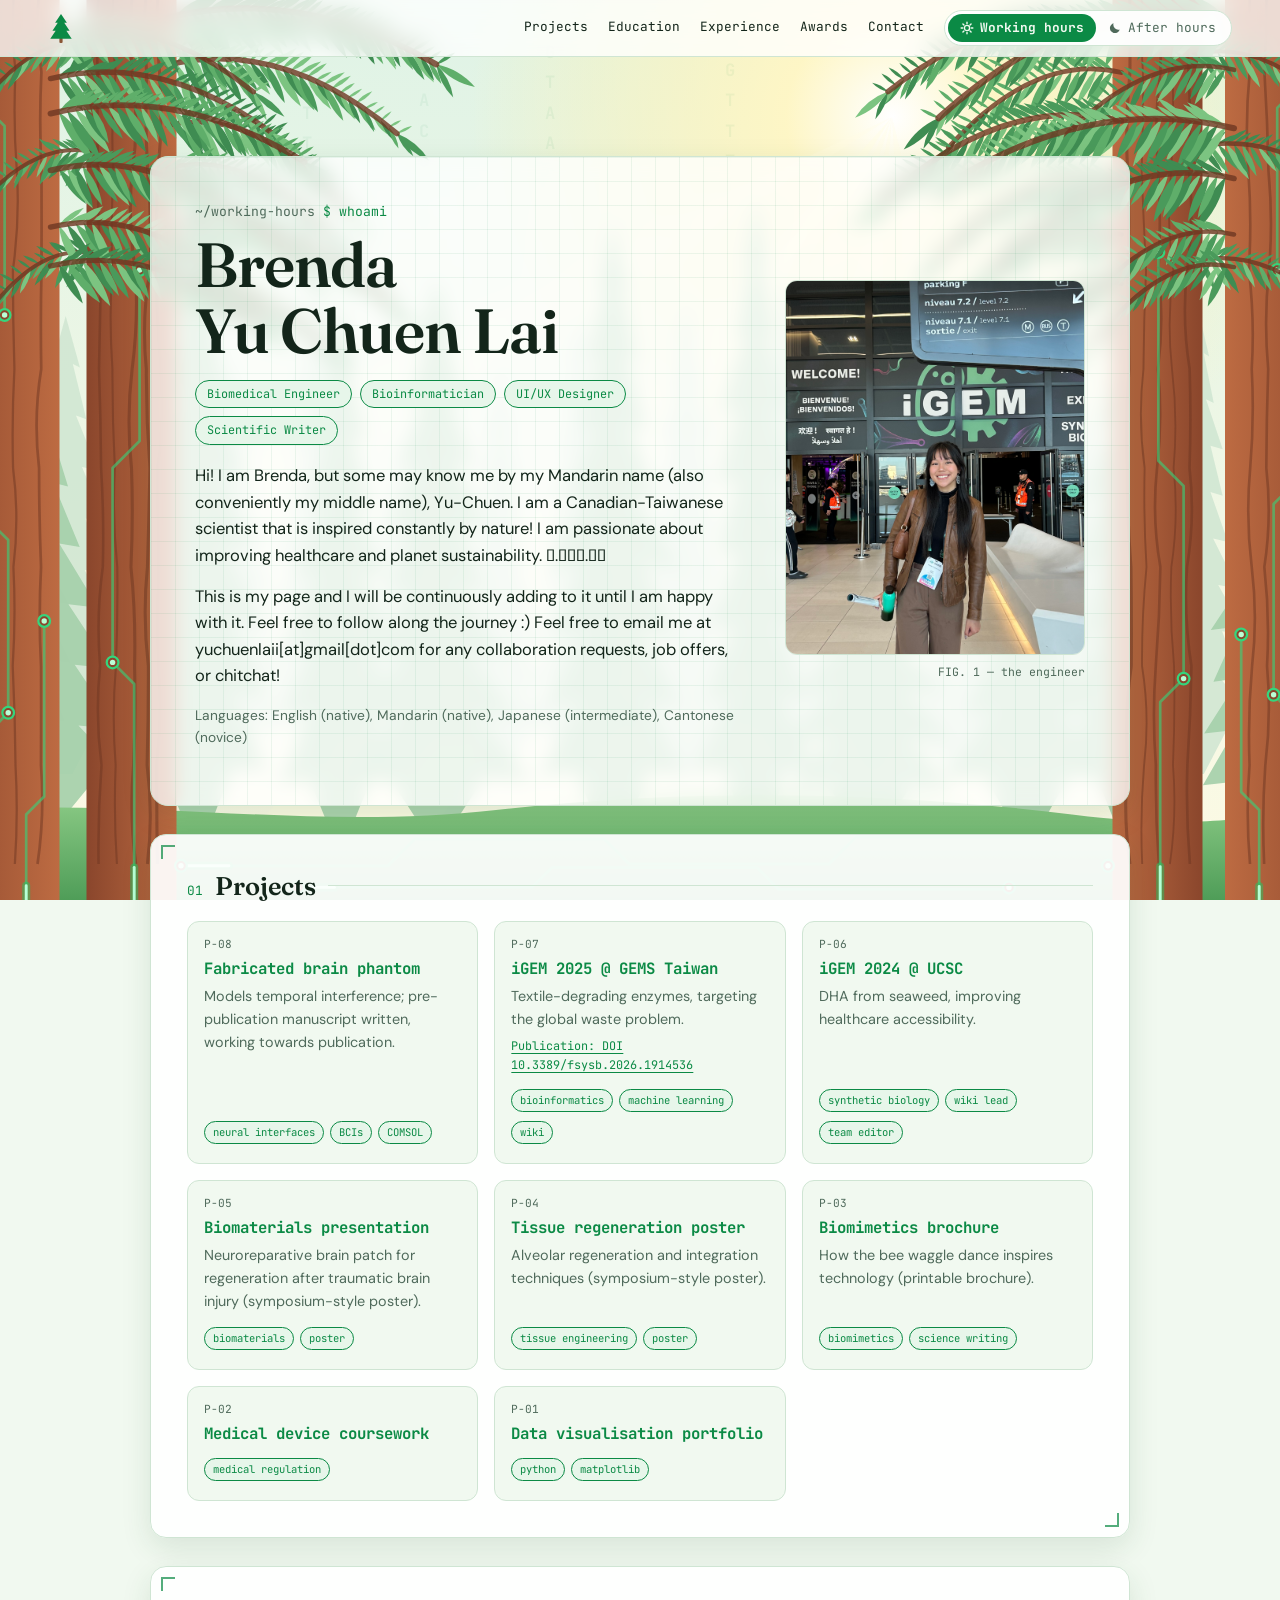
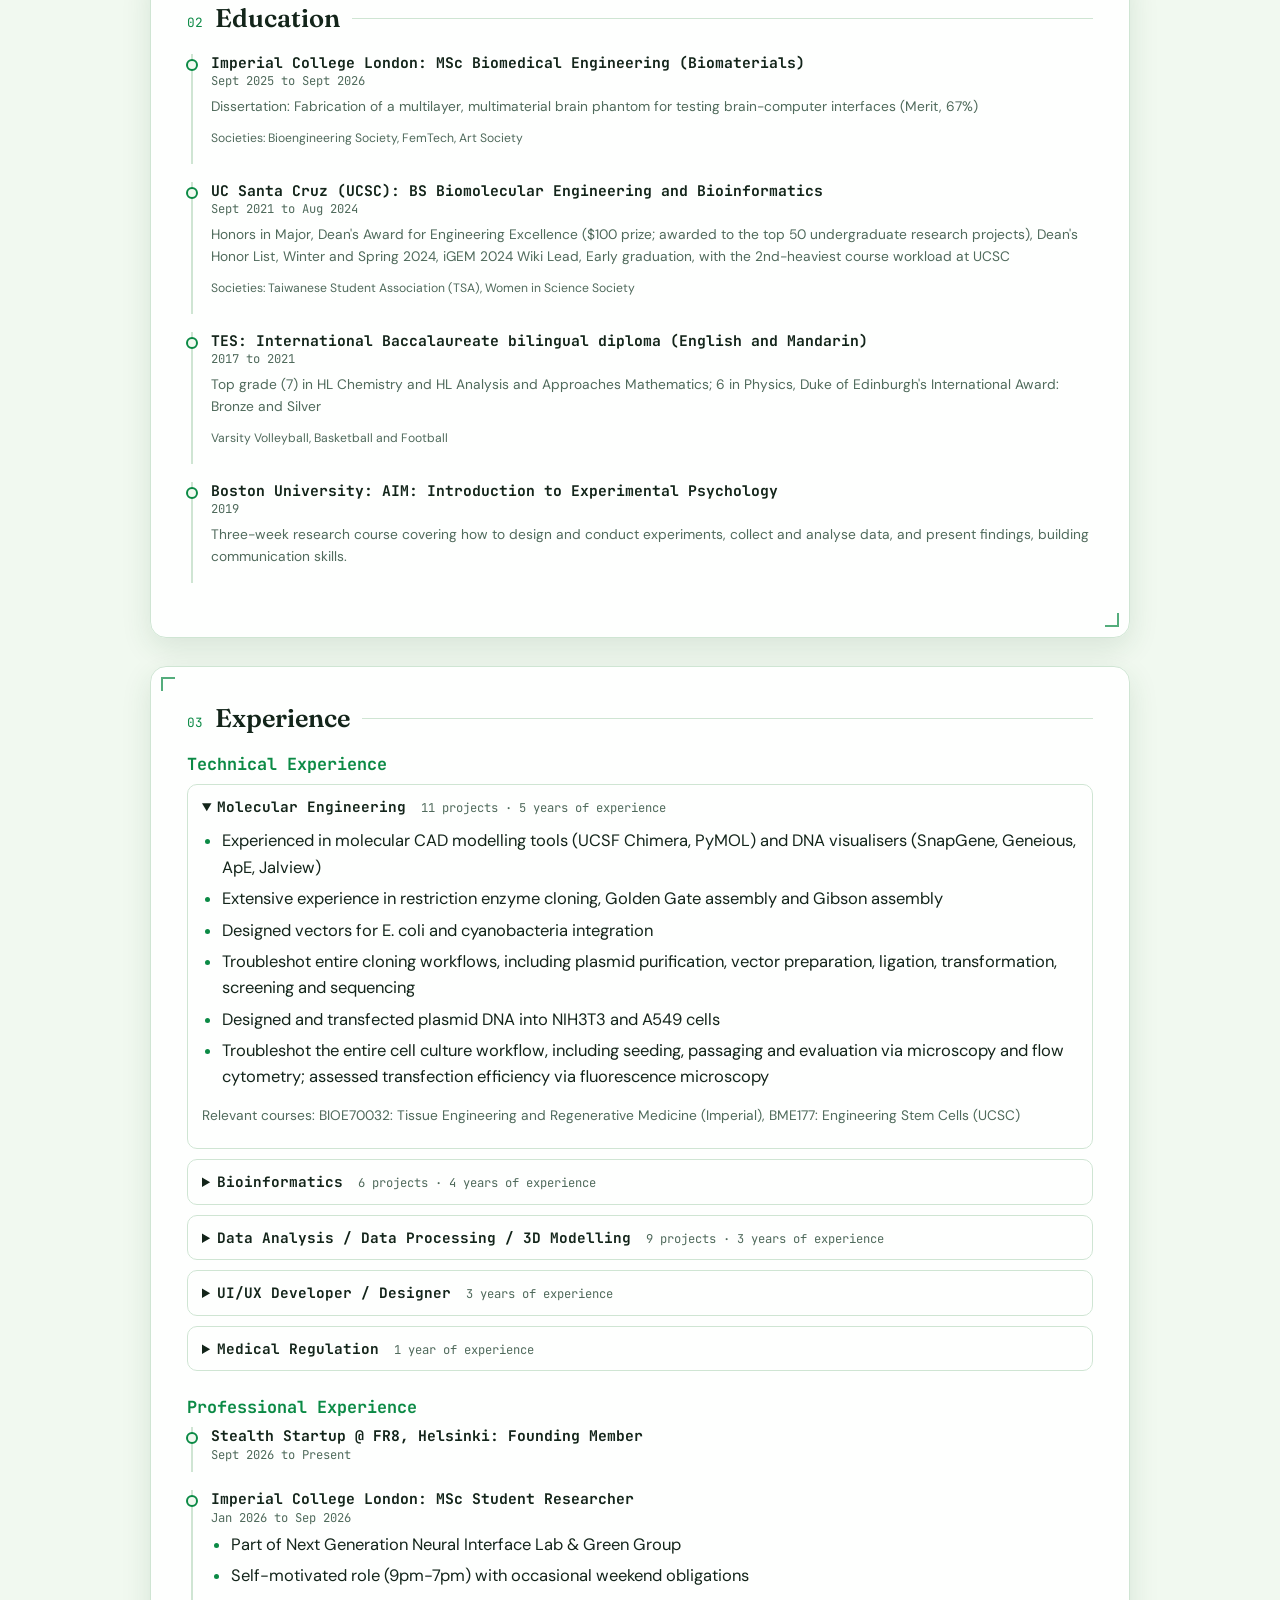
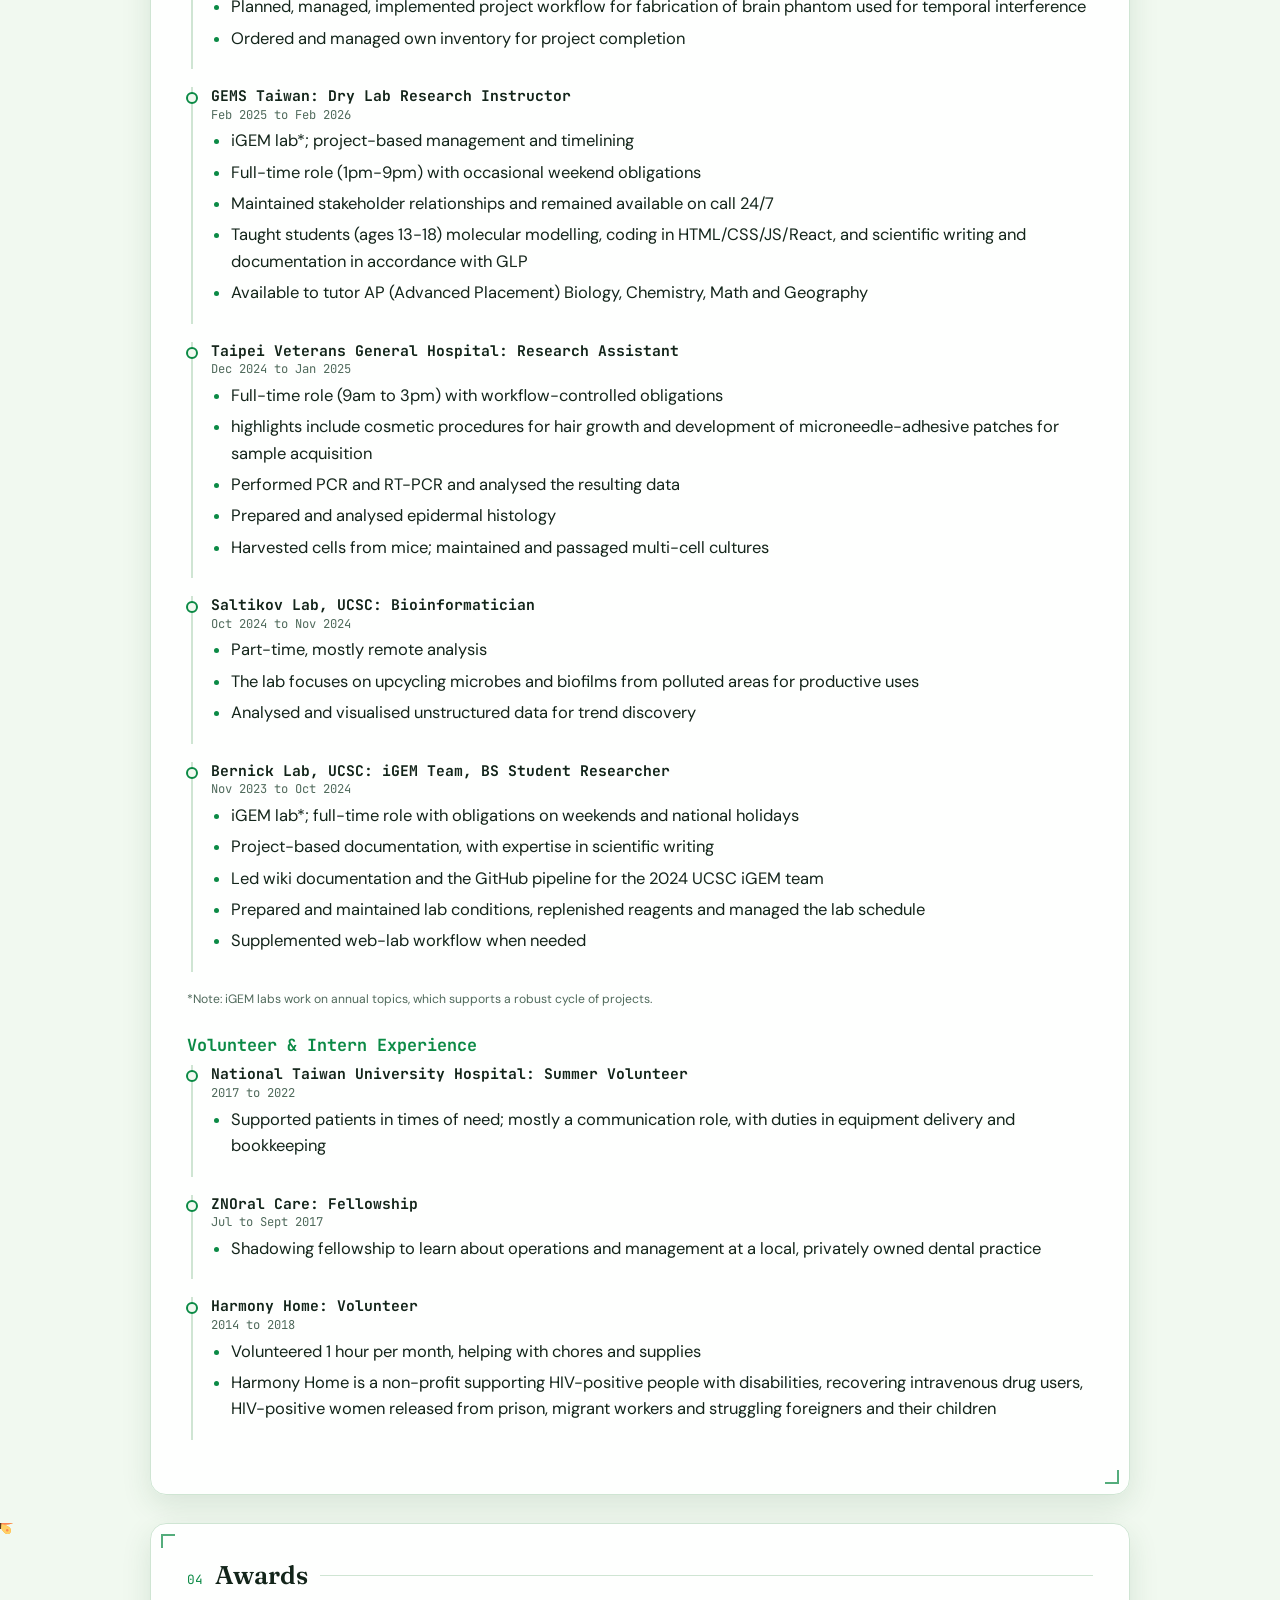
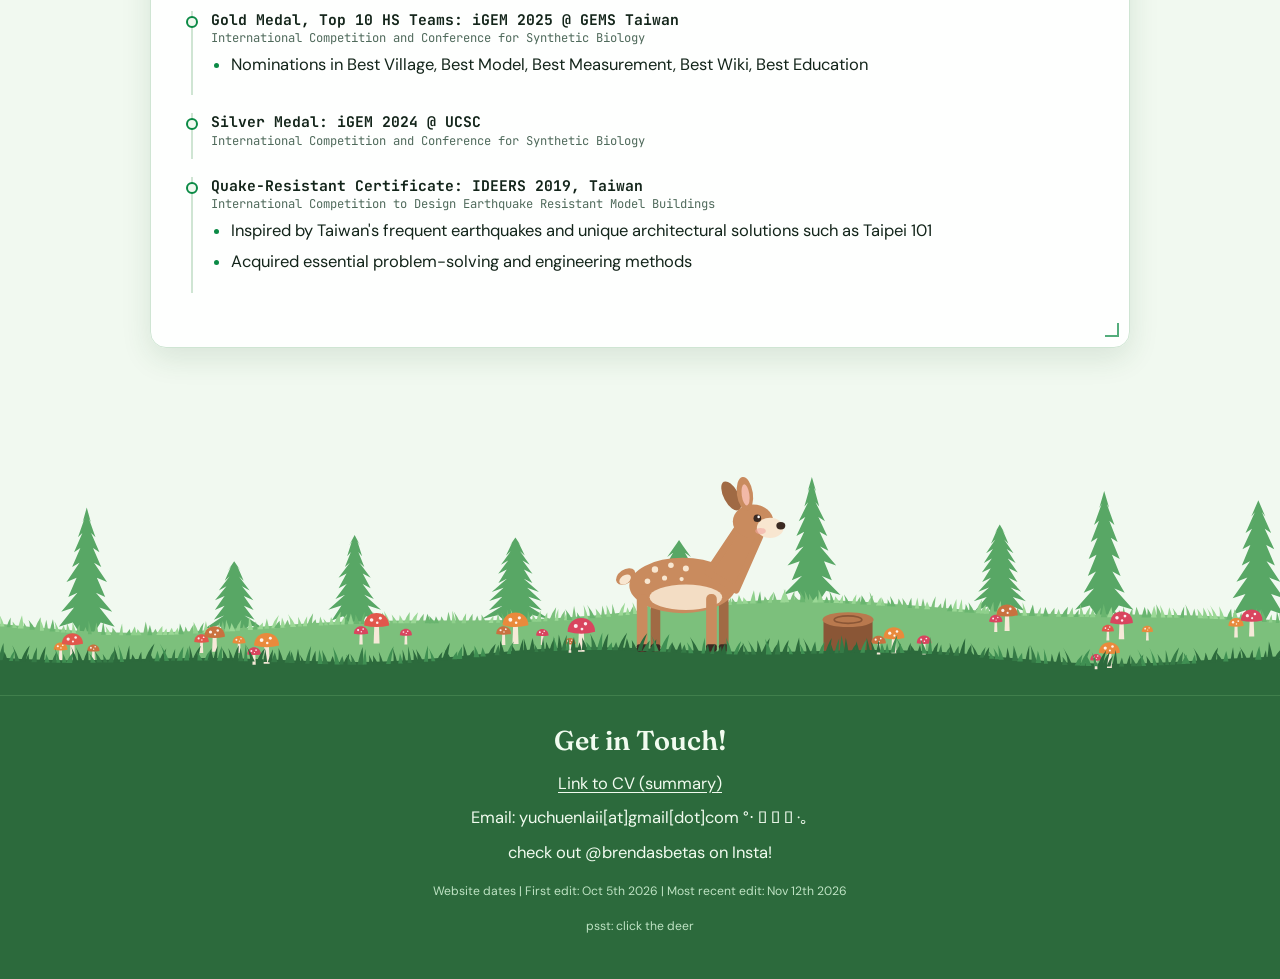
<file: index.html>
<!DOCTYPE html>
<html lang="en">
<head>
<meta charset="UTF-8">
<meta name="viewport" content="width=device-width, initial-scale=1">
<title>Brenda Lai | Working Hours</title>
<link rel="preconnect" href="https://fonts.googleapis.com">
<link rel="preconnect" href="https://fonts.gstatic.com" crossorigin>
<link href="https://fonts.googleapis.com/css2?family=DM+Sans:ital,wght@0,400;0,500;0,700;1,400&family=Fraunces:opsz,wght@9..144,500;9..144,600&family=JetBrains+Mono:wght@400;700;800&display=swap" rel="stylesheet">
<link rel="stylesheet" href="style.css">
</head>

<!-- data-mode="day" = working hours theme. quest.html uses data-mode="night". -->
<body data-mode="day">

<!-- animated forest background, drawn by script.js -->
<div class="scene" aria-hidden="true"></div>

<nav>
  <a class="nav-home" href="#top" aria-label="Back to top"><svg viewBox="0 0 24 28" aria-hidden="true"><rect x="10.5" y="23" width="3" height="5" rx="1" fill="#8a5636"/><path d="M12 1l5.5 8H15l5 7.5h-3L22 24H2l5-7.5H4L9 9H6.5Z" fill="currentColor"/></svg></a>
  <div class="nav-links">
    <a href="#project">Projects</a>
    <a href="#education">Education</a>
    <a href="#experience">Experience</a>
    <a href="#award">Awards</a>
    <a href="#contact">Contact</a>
    <div class="mode-switch" aria-label="Switch between working hours and after hours">
      <span class="on" aria-current="page"><svg viewBox="0 0 24 24" fill="none" stroke="currentColor" stroke-width="2.4" stroke-linecap="round"><circle cx="12" cy="12" r="4.5"/><path d="M12 2v2.5M12 19.5V22M2 12h2.5M19.5 12H22M5 5l1.8 1.8M17.2 17.2L19 19M5 19l1.8-1.8M17.2 6.8L19 5"/></svg>Working hours</span>
      <a href="quest.html"><svg viewBox="0 0 24 24" fill="currentColor"><path d="M20 14.5A8.5 8.5 0 0 1 9.5 4a8.5 8.5 0 1 0 10.5 10.5Z"/></svg>After hours</a>
    </div>
  </div>
</nav>

<!-- ===== HEADER: same layout on both pages, only the words change ===== -->
<header class="hero" id="top">
  <div class="hero-card">
    <div>
      <p class="prompt"><b>~/working-hours</b> $ whoami</p>
      <h1><span class="line">Brenda</span><span class="line">Yu Chuen Lai</span></h1>
      <ul class="chips">
        <li>Biomedical Engineer</li>
        <li>Bioinformatician</li>
        <li>UI/UX Designer</li>
        <li>Scientific Writer</li>
      </ul>
      <p>Hi! I am Brenda, but some may know me by my Mandarin name (also conveniently my middle name), Yu-Chuen. I am a Canadian-Taiwanese scientist that is inspired constantly by nature! I am passionate about improving healthcare and planet sustainability. 𖡼.𖤣𖥧𖡼.𖤣𖥧</p>
      <p>This is my page and I will be continuously adding to it until I am happy with it. Feel free to follow along the journey :) Feel free to email me at yuchuenlaii[at]gmail[dot]com for any collaboration requests, job offers, or chitchat!</p>
      <p class="small">Languages: English (native), Mandarin (native), Japanese (intermediate), Cantonese (novice)</p>
    </div>
    <figure class="portrait">
      <div class="frame"><img src="images/pfp.jpeg" alt="Portrait of Brenda"></div>
      <figcaption>FIG. 1 — the engineer</figcaption>
    </figure>
  </div>
</header>

<main>

<!-- ===== PROJECTS: the cards are built from WORK_PROJECTS in data.js ===== -->
<section class="panel" id="project">
  <div class="sec-head"><span class="idx">01</span><h2>Projects</h2></div>
  <div class="proj-grid" id="work-projects"></div>
</section>

<section class="panel" id="education">
  <div class="sec-head"><span class="idx">02</span><h2>Education</h2></div>

  <div class="entry">
    <h4>Imperial College London: MSc Biomedical Engineering (Biomaterials)<span class="when">Sept 2025 to Sept 2026</span></h4>
    <p class="small">Dissertation: Fabrication of a multilayer, multimaterial brain phantom for testing brain-computer interfaces (Merit, 67%)</p>
    <p class="tiny">Societies: Bioengineering Society, FemTech, Art Society</p>
  </div>
  <div class="entry">
    <h4>UC Santa Cruz (UCSC): BS Biomolecular Engineering and Bioinformatics<span class="when">Sept 2021 to Aug 2024</span></h4>
    <p class="small">Honors in Major, Dean's Award for Engineering Excellence ($100 prize; awarded to the top 50 undergraduate research projects), Dean's Honor List, Winter and Spring 2024, iGEM 2024 Wiki Lead, Early graduation, with the 2nd-heaviest course workload at UCSC</p>
    <p class="tiny">Societies: Taiwanese Student Association (TSA), Women in Science Society</p>
  </div>
  <div class="entry">
    <h4>TES: International Baccalaureate bilingual diploma (English and Mandarin)<span class="when">2017 to 2021</span></h4>
    <p class="small">Top grade (7) in HL Chemistry and HL Analysis and Approaches Mathematics; 6 in Physics, Duke of Edinburgh's International Award: Bronze and Silver</p>
    <p class="tiny">Varsity Volleyball, Basketball and Football</p>
  </div>
  <div class="entry">
    <h4>Boston University: AIM: Introduction to Experimental Psychology<span class="when">2019</span></h4>
    <p class="small">Three-week research course covering how to design and conduct experiments, collect and analyse data, and present findings, building communication skills.</p>
  </div>
</section>

<section class="panel" id="experience">
  <div class="sec-head"><span class="idx">03</span><h2>Experience</h2></div>

  <h3>Technical Experience</h3>

  <details open>
    <summary>Molecular Engineering <span class="when">11 projects · 5 years of experience</span></summary>
    <ul>
      <li>Experienced in molecular CAD modelling tools (UCSF Chimera, PyMOL) and DNA visualisers (SnapGene, Geneious, ApE, Jalview)</li>
      <li>Extensive experience in restriction enzyme cloning, Golden Gate assembly and Gibson assembly</li>
      <li>Designed vectors for E. coli and cyanobacteria integration</li>
      <li>Troubleshot entire cloning workflows, including plasmid purification, vector preparation, ligation, transformation, screening and sequencing</li>
      <li>Designed and transfected plasmid DNA into NIH3T3 and A549 cells</li>
      <li>Troubleshot the entire cell culture workflow, including seeding, passaging and evaluation via microscopy and flow cytometry; assessed transfection efficiency via fluorescence microscopy</li>
    </ul>
    <p class="small">Relevant courses: BIOE70032: Tissue Engineering and Regenerative Medicine (Imperial), BME177: Engineering Stem Cells (UCSC)</p>
  </details>

  <details>
    <summary>Bioinformatics <span class="when">6 projects · 4 years of experience</span></summary>
    <ul>
      <li>With self-taught Python, coded three bioinformatics tools from scratch: a DNA sequence translator, an ORF finder and a unique subsequence analyser</li>
      <li>Experience with object-oriented design and use of high-performance data containers (dictionaries and sets) with the goal of producing reliable and usable research tools</li>
      <li>Ran genomics-processing commands in UNIX using Hummingbird-based workflows</li>
      <li>Designed and built a tool that modifies vector sequences, via synonymous mutations, for better compatibility with non-model restriction-modification (RM) systems</li>
      <li>Created a machine learning workflow with AlphaFold-based molecular modelling for thermostable recombinant protein discovery</li>
      <li>Designed a machine learning tool with PyTorch for textile blend identification, in aid of biological degradation</li>
      <li>Designed and executed a full pipeline for automated MD simulations, using packages such as CHARMM, AMBER and PDB2PQR (force fields: CHARMM36m and AMBER ff19SB)</li>
      <li>Created a local AlphaFold 3 model with specific training pipelines for protein-specific mutagenesis, integrating folding and MD modelling</li>
      <li>Built a virtual environment for simulating electron transfer from an electrode to a protein and calculating the protein's redox potential</li>
      <li>Hands on lectures on how to use genome browsers, sequence database searching, motif analysis, multiple sequence alignment, gene finders, phylogenetics analysis, protein structure visualization</li>
    </ul>
    <p class="small">Relevant courses: BME110: Computational Biology Tools (UCSC), BME160: Research Programming in the Life Sciences (UCSC), BME163: Applied Visualization and Analysis of Scientific Data (UCSC)</p>
  </details>

  <details>
    <summary>Data Analysis / Data Processing / 3D Modelling <span class="when">9 projects · 3 years of experience</span></summary>
    <ul>
      <li>Extensive experience in data visualisation in Python with Pandas, StatsModels, NumPy, SciPy and Matplotlib</li>
      <li>Produced 3D-printable CAD files of brain white and grey matter (Bambu Labs printer compatible) from MRI files using a FreeSurfer-based workflow</li>
      <li>Built a full head model (skull, cerebellum and pons) from open-source MRI models, designing the skull for phantom fitting in Autodesk Fusion, and performed COMSOL modelling of temporal interference</li>
      <li>Compiled a reference database of the acoustic properties of the brain's anatomical structures to support experimental validation</li>
      <li>Created a data analysis pipeline that produces detailed graphs of electron propagation and electrode potential drop-off in virtual environment simulations</li>
      <li>Analysed and mapped 1,000+ unstructured compound records to metabolic pathways in KEGG and visualised the results as heatmaps</li>
      <li>Transformed unstructured biological data into a structured dataset to support a bootstrap-based analytical workflow</li>
    </ul>
    <p class="small">Relevant courses: BIOE70037: Applied Inferential Statistics (Imperial), STAT206: Applied Bayesian Statistics (UCSC), STAT132: Classical and Bayesian Inference (UCSC)</p>
  </details>

  <details>
    <summary>UI/UX Developer / Designer <span class="when">3 years of experience</span></summary>
    <ul>
      <li>Self-taught developer with experience in HTML/CSS/JS, React, Figma, Procreate and Adobe Illustrator</li>
      <li>Project 1: <a href="https://2024.igem.wiki/ucsc/" target="_blank" rel="noopener">2024.igem.wiki/ucsc</a></li>
      <li>Project 2: <a href="https://2025.igem.wiki/gems-taiwan/" target="_blank" rel="noopener">2025.igem.wiki/gems-taiwan</a></li>
      <li>Project 3: You're looking at it!</li>
    </ul>
  </details>

  <details>
    <summary>Medical Regulation <span class="when">1 year of experience</span></summary>
    <ul>
      <li>ISO 13485 (Medical Devices), ISO 14971 (Risk Management), IEC 60601 (Electrical Safety)</li>
      <li>Demonstrated competence in documentation in accordance with EU/UK standards in coursework at Imperial (grade: 95%)</li>
    </ul>
    <p class="small">Relevant courses: BIOE70028: Medical Device Certification (Imperial), Demystifying Medical Device Regulation &amp; Design Lecture by Richard Hall (QS consultancy)</p>
  </details>

  <h3>Professional Experience</h3>

  <div class="entry">
    <h4>Stealth Startup @ FR8, Helsinki: Founding Member<span class="when">Sept 2026 to Present</span></h4>
  </div>
  <div class="entry">
    <h4>Imperial College London: MSc Student Researcher<span class="when">Jan 2026 to Sep 2026</span></h4>
    <ul>
      <li>Part of Next Generation Neural Interface Lab &amp; Green Group</li>
      <li>Self-motivated role (9pm-7pm) with occasional weekend obligations</li>
      <li>Planned, managed, implemented project workflow for fabrication of brain phantom used for temporal interference</li>
      <li>Ordered and managed own inventory for project completion</li>
    </ul>
  </div>
  <div class="entry">
    <h4>GEMS Taiwan: Dry Lab Research Instructor<span class="when">Feb 2025 to Feb 2026</span></h4>
    <ul>
      <li>iGEM lab*; project-based management and timelining</li>
      <li>Full-time role (1pm-9pm) with occasional weekend obligations</li>
      <li>Maintained stakeholder relationships and remained available on call 24/7</li>
      <li>Taught students (ages 13-18) molecular modelling, coding in HTML/CSS/JS/React, and scientific writing and documentation in accordance with GLP</li>
      <li>Available to tutor AP (Advanced Placement) Biology, Chemistry, Math and Geography</li>
    </ul>
  </div>
  <div class="entry">
    <h4>Taipei Veterans General Hospital: Research Assistant<span class="when">Dec 2024 to Jan 2025</span></h4>
    <ul>
      <li>Full-time role (9am to 3pm) with workflow-controlled obligations</li>
      <li>highlights include cosmetic procedures for hair growth and development of microneedle-adhesive patches for sample acquisition</li>
      <li>Performed PCR and RT-PCR and analysed the resulting data</li>
      <li>Prepared and analysed epidermal histology</li>
      <li>Harvested cells from mice; maintained and passaged multi-cell cultures</li>
    </ul>
  </div>
  <div class="entry">
    <h4>Saltikov Lab, UCSC: Bioinformatician<span class="when">Oct 2024 to Nov 2024</span></h4>
    <ul>
      <li>Part-time, mostly remote analysis</li>
      <li>The lab focuses on upcycling microbes and biofilms from polluted areas for productive uses</li>
      <li>Analysed and visualised unstructured data for trend discovery</li>
    </ul>
  </div>
  <div class="entry">
    <h4>Bernick Lab, UCSC: iGEM Team, BS Student Researcher<span class="when">Nov 2023 to Oct 2024</span></h4>
    <ul>
      <li>iGEM lab*; full-time role with obligations on weekends and national holidays</li>
      <li>Project-based documentation, with expertise in scientific writing</li>
      <li>Led wiki documentation and the GitHub pipeline for the 2024 UCSC iGEM team</li>
      <li>Prepared and maintained lab conditions, replenished reagents and managed the lab schedule</li>
      <li>Supplemented web-lab workflow when needed</li>
    </ul>
  </div>
  <p class="tiny">*Note: iGEM labs work on annual topics, which supports a robust cycle of projects.</p>

  <h3>Volunteer &amp; Intern Experience</h3>

  <div class="entry">
    <h4>National Taiwan University Hospital: Summer Volunteer<span class="when">2017 to 2022</span></h4>
    <ul>
      <li>Supported patients in times of need; mostly a communication role, with duties in equipment delivery and bookkeeping</li>
    </ul>
  </div>
  <div class="entry">
    <h4>ZNOral Care: Fellowship<span class="when">Jul to Sept 2017</span></h4>
    <ul>
      <li>Shadowing fellowship to learn about operations and management at a local, privately owned dental practice</li>
    </ul>
  </div>
  <div class="entry">
    <h4>Harmony Home: Volunteer<span class="when">2014 to 2018</span></h4>
    <ul>
      <li>Volunteered 1 hour per month, helping with chores and supplies</li>
      <li>Harmony Home is a non-profit supporting HIV-positive people with disabilities, recovering intravenous drug users, HIV-positive women released from prison, migrant workers and struggling foreigners and their children</li>
    </ul>
  </div>
</section>

<section class="panel" id="award">
  <div class="sec-head"><span class="idx">04</span><h2>Awards</h2></div>

  <div class="entry">
    <h4>Gold Medal, Top 10 HS Teams: iGEM 2025 @ GEMS Taiwan<span class="when">International Competition and Conference for Synthetic Biology</span></h4>
    <ul>
      <li>Nominations in Best Village, Best Model, Best Measurement, Best Wiki, Best Education</li>
    </ul>
  </div>
  <div class="entry">
    <h4>Silver Medal: iGEM 2024 @ UCSC<span class="when">International Competition and Conference for Synthetic Biology</span></h4>
  </div>
  <div class="entry">
    <h4>Quake-Resistant Certificate: IDEERS 2019, Taiwan<span class="when">International Competition to Design Earthquake Resistant Model Buildings</span></h4>
    <ul>
      <li>Inspired by Taiwan's frequent earthquakes and unique architectural solutions such as Taipei 101</li>
      <li>Acquired essential problem-solving and engineering methods</li>
    </ul>
  </div>
</section>

</main>

<!-- ===== FOOTER: the drawing is added by script.js; edit the contact text here ===== -->
<footer id="contact">
  <div class="footer-scene"></div>
  <div class="footer-body">
    <div class="footer-inner">
      <h2>Get in Touch!</h2>
      <p><a href="https://drive.google.com/file/d/1rraGAYvFzT1uF0n7W42QNHDMal0X2oJL/view?usp=drive_link" target="_blank" rel="noopener">Link to CV (summary)</a></p>
      <p>Email: yuchuenlaii[at]gmail[dot]com °‧ 𓆝 𓆟 𓆞 ·｡</p>
      <p>check out @brendasbetas on Insta!</p>
      <p class="tiny">Website dates | First edit: Oct 5th 2026 | Most recent edit: Nov 12th 2026</p>
      <p class="tiny">psst: click the deer</p>
    </div>
  </div>
</footer>

<script src="data.js"></script>
<script src="script.js"></script>
</body>
</html>
</file>
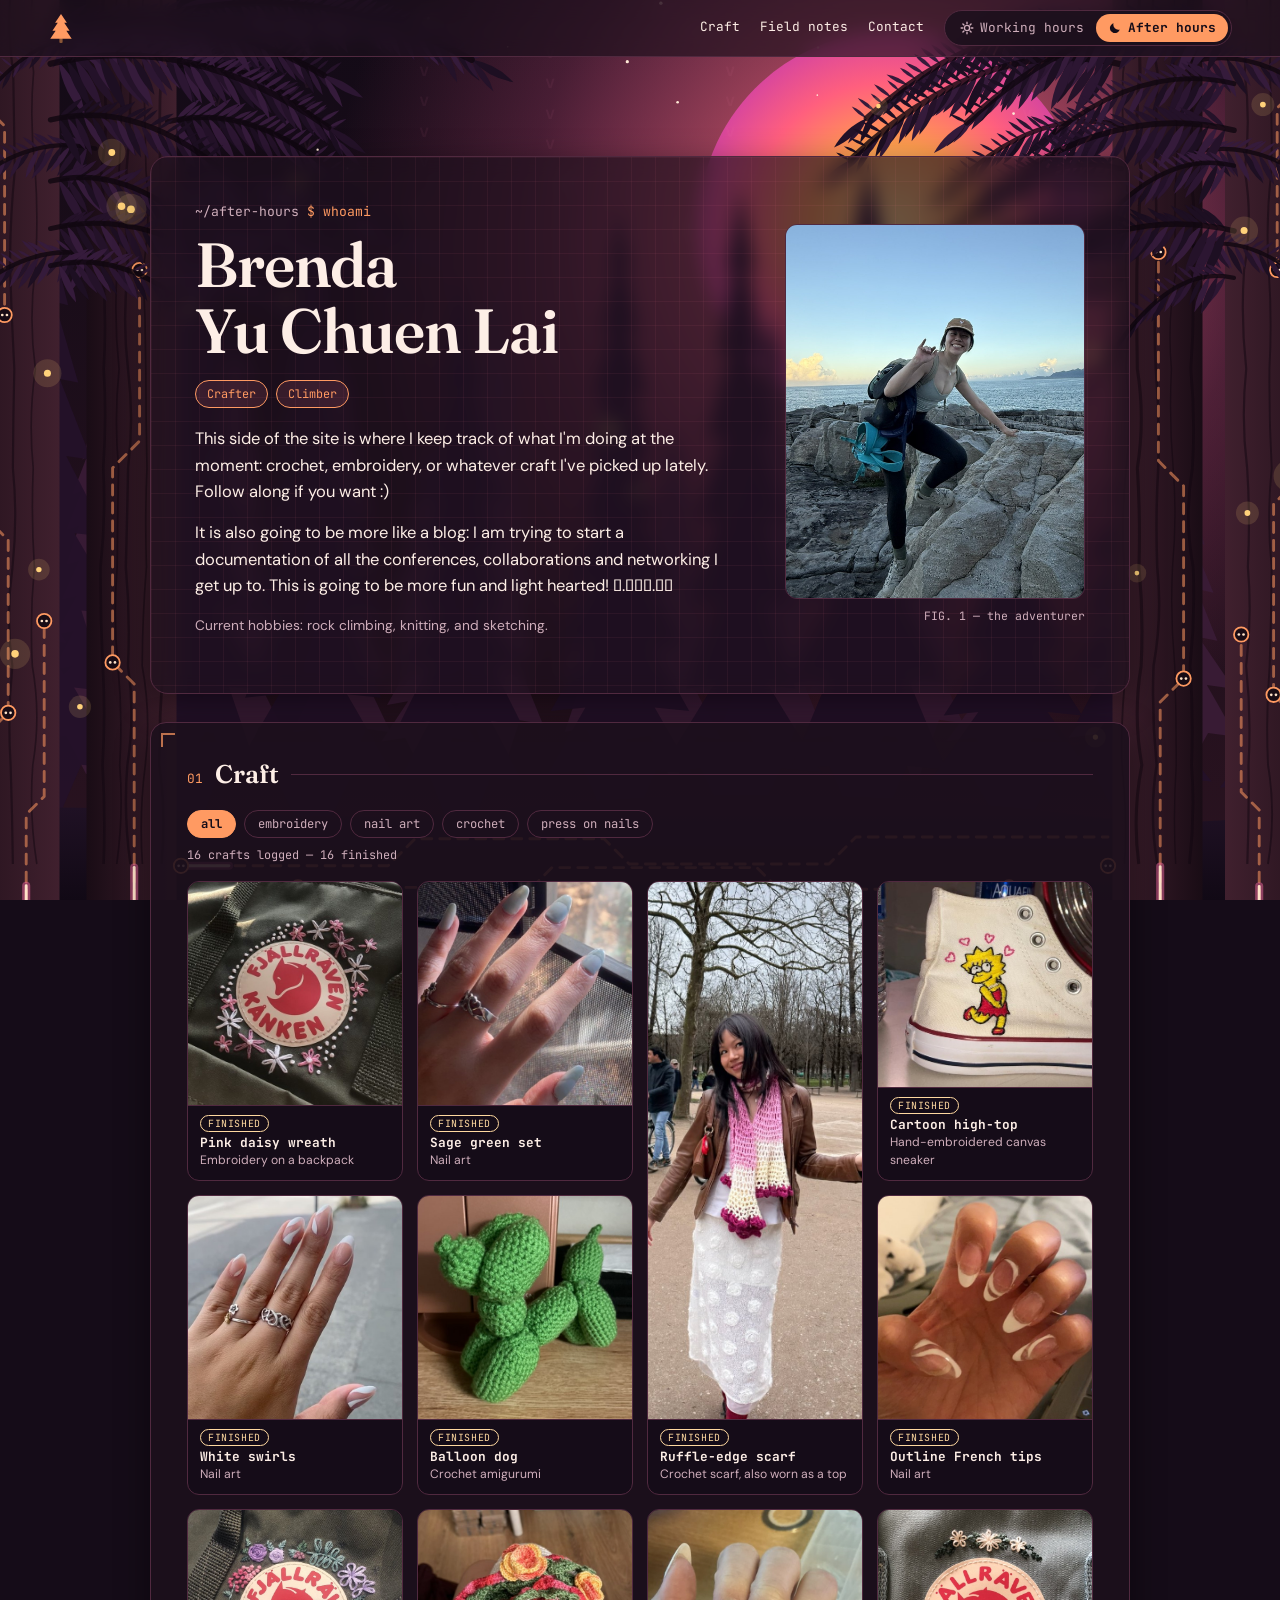
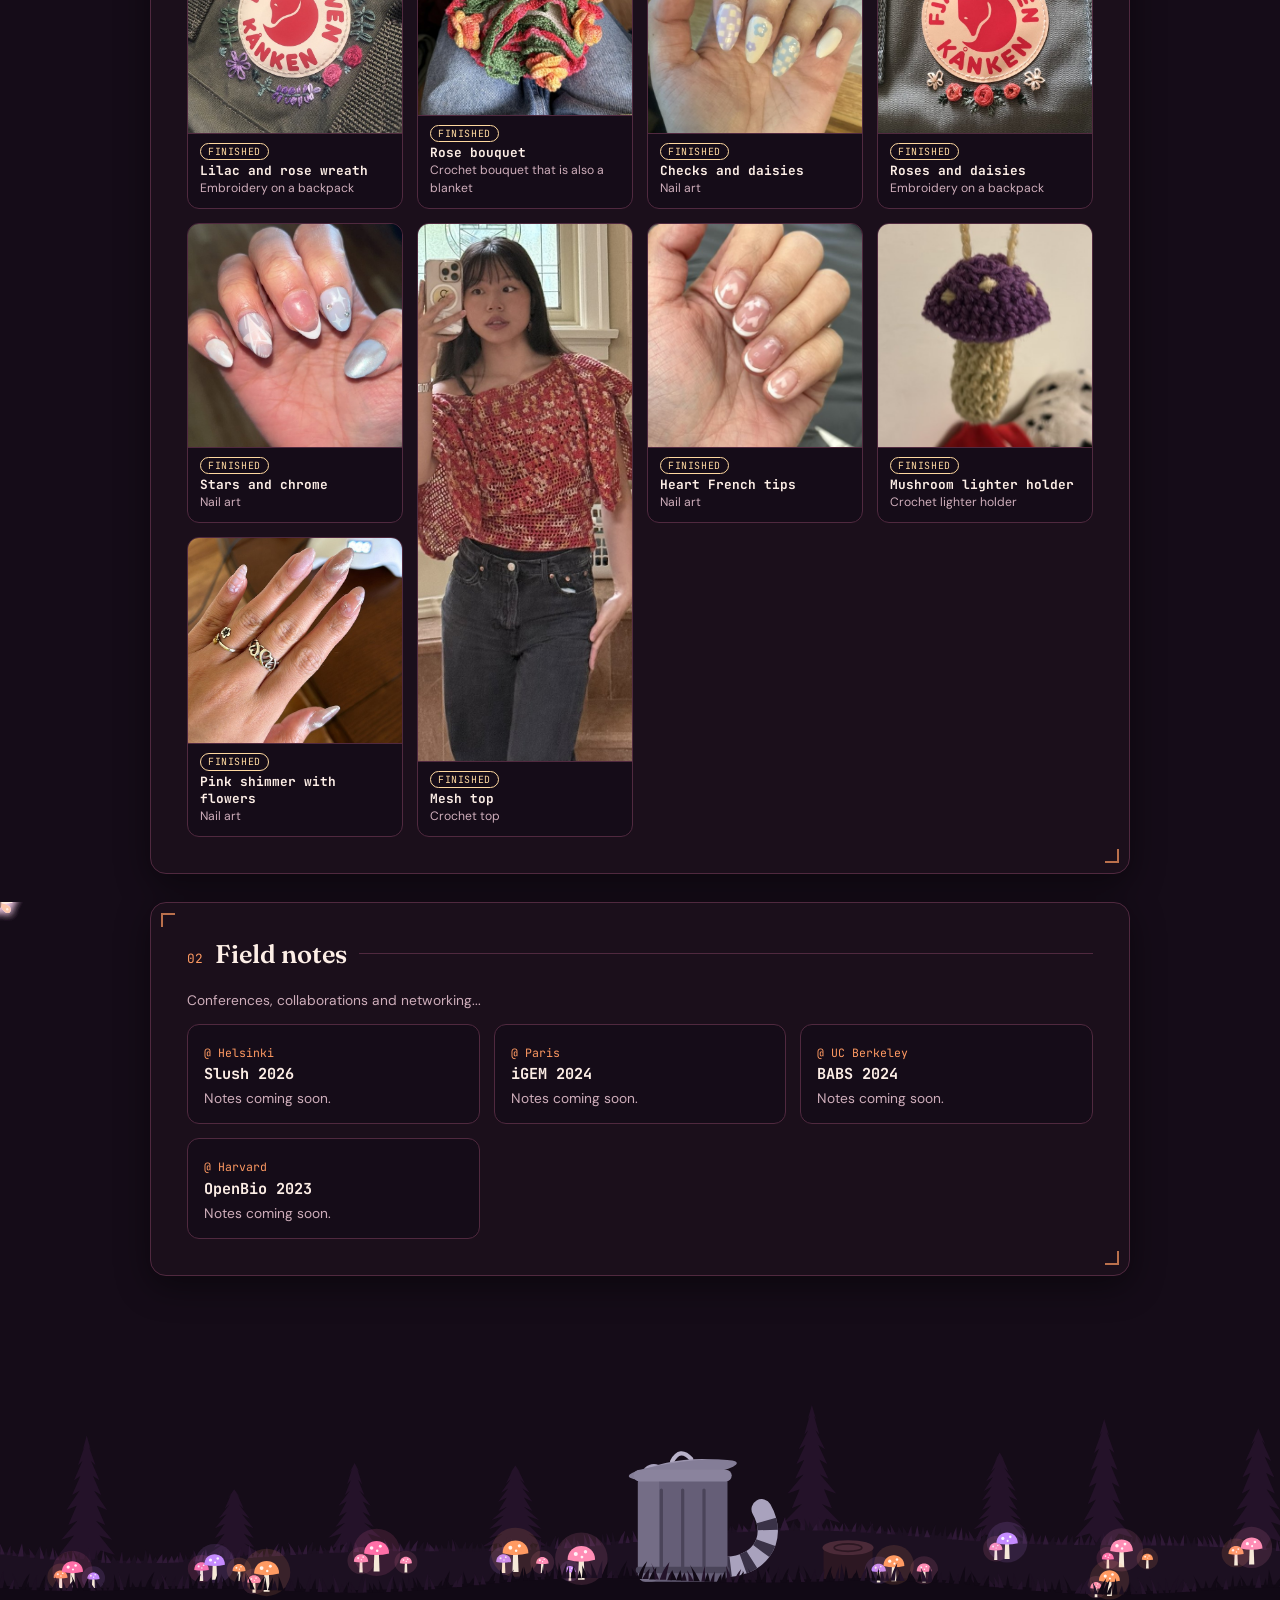
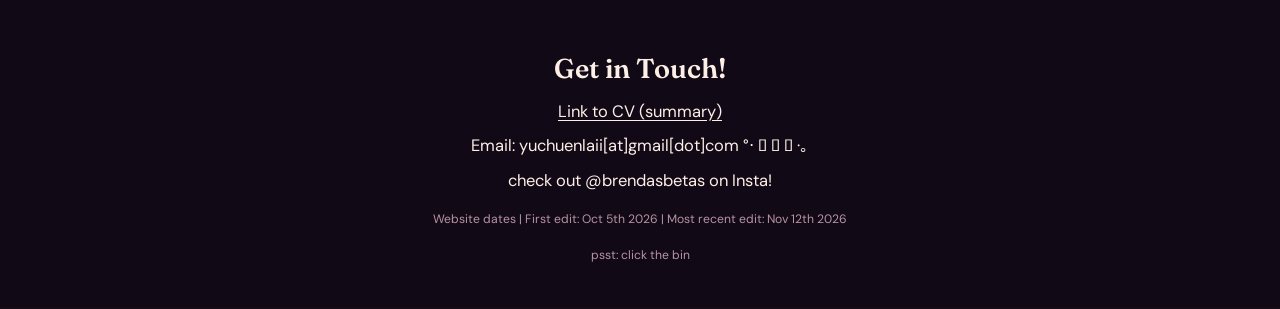
<file: quest.html>
<!DOCTYPE html>
<html lang="en">
<head>
<meta charset="UTF-8">
<meta name="viewport" content="width=device-width, initial-scale=1">
<title>Brenda Lai | After Hours</title>
<link rel="preconnect" href="https://fonts.googleapis.com">
<link rel="preconnect" href="https://fonts.gstatic.com" crossorigin>
<link href="https://fonts.googleapis.com/css2?family=DM+Sans:ital,wght@0,400;0,500;0,700;1,400&family=Fraunces:opsz,wght@9..144,500;9..144,600&family=JetBrains+Mono:wght@400;700;800&display=swap" rel="stylesheet">
<link rel="stylesheet" href="style.css">
</head>

<!-- data-mode="night" = after hours theme. index.html uses data-mode="day". -->
<body data-mode="night">

<!-- animated forest background, drawn by script.js -->
<div class="scene" aria-hidden="true"></div>

<nav>
  <a class="nav-home" href="#top" aria-label="Back to top"><svg viewBox="0 0 24 28" aria-hidden="true"><rect x="10.5" y="23" width="3" height="5" rx="1" fill="#8a5636"/><path d="M12 1l5.5 8H15l5 7.5h-3L22 24H2l5-7.5H4L9 9H6.5Z" fill="currentColor"/></svg></a>
  <div class="nav-links">
    <a href="#craft">Craft</a>
    <a href="#notes">Field notes</a>
    <a href="#contact">Contact</a>
    <div class="mode-switch" aria-label="Switch between working hours and after hours">
      <a href="index.html"><svg viewBox="0 0 24 24" fill="none" stroke="currentColor" stroke-width="2.4" stroke-linecap="round"><circle cx="12" cy="12" r="4.5"/><path d="M12 2v2.5M12 19.5V22M2 12h2.5M19.5 12H22M5 5l1.8 1.8M17.2 17.2L19 19M5 19l1.8-1.8M17.2 6.8L19 5"/></svg>Working hours</a>
      <span class="on" aria-current="page"><svg viewBox="0 0 24 24" fill="currentColor"><path d="M20 14.5A8.5 8.5 0 0 1 9.5 4a8.5 8.5 0 1 0 10.5 10.5Z"/></svg>After hours</span>
    </div>
  </div>
</nav>

<!-- ===== HEADER: same layout as index.html, only the words change ===== -->
<header class="hero" id="top">
  <div class="hero-card">
    <div>
      <p class="prompt"><b>~/after-hours</b> $ whoami</p>
      <h1><span class="line">Brenda</span><span class="line">Yu Chuen Lai</span></h1>
      <ul class="chips">
        <li>Crafter</li>
        <li>Climber</li>
      </ul>
      <!-- DRAFT BIO: written from your working-hours bio, rewrite it in your own voice -->
      <p>This side of the site is where I keep track of what I'm doing at the moment: crochet, embroidery, or whatever craft I've picked up lately. Follow along if you want :) </p>
      <p>It is also going to be more like a blog: I am trying to start a documentation of all the conferences, collaborations and networking I get up to. This is going to be more fun and light hearted! 𖡼.𖤣𖥧𖡼.𖤣𖥧</p>
      <p class="small">Current hobbies: rock climbing, knitting, and sketching.</p>
    </div>
    <figure class="portrait">
      <div class="frame"><img src="images/afterhours.jpg" alt="Brenda scrambling over coastal rocks with climbing gear"></div>
      <figcaption>FIG. 1 — the adventurer</figcaption>
    </figure>
  </div>
</header>

<main>

<!-- ===== CRAFT: the tiles are built from CRAFT_PROJECTS in data.js ===== -->
<section class="panel" id="craft">
  <div class="sec-head"><span class="idx">01</span><h2>Craft</h2></div>
  <div id="craft-projects"></div>
</section>


<!-- ===== FIELD NOTES: built from FIELD_NOTES in data.js ===== -->
<section class="panel" id="notes">
  <div class="sec-head"><span class="idx">02</span><h2>Field notes</h2></div>
  <p class="small">Conferences, collaborations and networking...</p>
  <div class="notes" id="field-notes"></div>
</section>

</main>

<!-- ===== FOOTER: the drawing is added by script.js; edit the contact text here ===== -->
<footer id="contact">
  <div class="footer-scene"></div>
  <div class="footer-body">
    <div class="footer-inner">
      <h2>Get in Touch!</h2>
      <p><a href="https://drive.google.com/file/d/1rraGAYvFzT1uF0n7W42QNHDMal0X2oJL/view?usp=drive_link" target="_blank" rel="noopener">Link to CV (summary)</a></p>
      <p>Email: yuchuenlaii[at]gmail[dot]com °‧ 𓆝 𓆟 𓆞 ·｡</p>
      <p>check out @brendasbetas on Insta!</p>
      <p class="tiny">Website dates | First edit: Oct 5th 2026 | Most recent edit: Nov 12th 2026</p>
      <p class="tiny">psst: click the bin</p>
    </div>
  </div>
</footer>

<script src="data.js"></script>
<script src="script.js"></script>
</body>
</html>
</file>
<file: style.css>
/* =====================================================================
   Brenda Lai — portfolio
   One stylesheet for both pages. The page picks its theme with
   <body data-mode="day">  (working hours, index.html)
   <body data-mode="night"> (after hours,  quest.html)
   Everything below reads its colours from the variables in section 1,
   so to re-colour a theme you only need to edit that block.
   ===================================================================== */

/* ---------- 1. THEME COLOURS ---------- */
body[data-mode="day"] {
  --bg: #f1f9f0;
  --card: rgba(255, 255, 255, 0.93);
  --glass: rgba(255, 255, 255, 0.78);
  --ink: #13251a;
  --muted: #4f6a5b;
  --accent: #0b8a45;          /* terminal green, dark enough to read on white */
  --accent-bright: #12d066;
  --accent-2: #a4553a;        /* redwood bark */
  --line: #cfe5d3;
  --grid: rgba(11, 138, 69, 0.07);
  --chip-bg: #e7f6ea;
  --shadow: 0 10px 30px rgba(30, 80, 45, 0.12);
  --footer-bg: #2c6a3c;
  --footer-ink: #f1fbef;
  --footer-muted: #bfe3c4;
  color-scheme: light;
}

body[data-mode="night"] {
  --bg: #150c18;
  --card: rgba(28, 16, 28, 0.9);
  --glass: rgba(28, 16, 28, 0.66);
  --ink: #fdeee6;
  --muted: #cfaebb;
  --accent: #ff9a62;          /* sunset-lamp orange */
  --accent-bright: #ffb37e;
  --accent-2: #ff6fa8;        /* sunset-lamp pink */
  --line: #50293f;
  --grid: rgba(255, 130, 150, 0.06);
  --chip-bg: rgba(255, 120, 150, 0.12);
  --shadow: 0 10px 34px rgba(0, 0, 0, 0.45);
  --footer-bg: #110915;
  --footer-ink: #fdeee6;
  --footer-muted: #b893a6;
  color-scheme: dark;
}

/* ---------- 2. BASICS ---------- */
*, *::before, *::after { box-sizing: border-box; }

:root {
  --mono: "JetBrains Mono", ui-monospace, "SF Mono", Menlo, Consolas, monospace;
  --display: "Fraunces", Georgia, "Times New Roman", serif;   /* the big name + section titles */
  --sans: "DM Sans", "Trebuchet MS", system-ui, -apple-system, "Segoe UI", sans-serif;
  --maxw: 980px;
}

html { scroll-behavior: smooth; scroll-padding-top: 76px; }

body {
  margin: 0;
  background: var(--bg);
  color: var(--ink);
  font-family: var(--sans);
  font-size: 16.5px;
  line-height: 1.6;
  overflow-x: hidden;
}

a { color: var(--accent); text-underline-offset: 3px; }
a:hover { color: var(--accent-2); }
:focus-visible { outline: 2px solid var(--accent); outline-offset: 3px; border-radius: 4px; }

h1, h2, h3, h4 { font-family: var(--mono); line-height: 1.2; margin: 0; }
p { margin: 0 0 0.9em; }
.small { font-size: 0.86rem; color: var(--muted); }
.tiny { font-size: 0.76rem; color: var(--muted); }

/* ---------- 3. ANIMATED BACKGROUND (drawn by script.js) ---------- */
.scene {
  position: fixed;
  inset: 0;
  z-index: 0;
  pointer-events: none;
}
.scene svg { width: 100%; height: 100%; display: block; }

nav, header, main, footer { position: relative; z-index: 1; }

/* ---------- 4. NAV ---------- */
nav {
  position: sticky;
  top: 0;
  z-index: 50;
  display: flex;
  align-items: center;
  justify-content: space-between;
  flex-wrap: wrap;
  gap: 8px 20px;
  padding: 10px clamp(16px, 4vw, 48px);
  background: var(--glass);
  backdrop-filter: blur(10px);
  -webkit-backdrop-filter: blur(10px);
  border-bottom: 1px solid var(--line);
  font-family: var(--mono);
  font-size: 0.8rem;
}
.nav-home { display: inline-flex; color: var(--accent); }
.nav-home svg { width: 26px; height: 30px; display: block; }
.nav-home:hover { color: var(--accent-2); }
.nav-links { display: flex; flex-wrap: wrap; align-items: center; gap: 6px 20px; }
.nav-links a { color: var(--ink); text-decoration: none; padding: 4px 0; border-bottom: 2px solid transparent; }
.nav-links a:hover { border-color: var(--accent); color: var(--accent); }

/* the working hours / after hours switch */
.mode-switch {
  display: inline-flex;
  border: 1px solid var(--line);
  border-radius: 999px;
  padding: 3px;
  background: var(--card);
}
.mode-switch a, .mode-switch span {
  display: inline-flex;
  align-items: center;
  gap: 6px;
  padding: 4px 12px;
  border-radius: 999px;
  border: 0;
  white-space: nowrap;
}
.mode-switch .on { background: var(--accent); color: var(--bg); font-weight: 700; }
.mode-switch a { color: var(--muted); }
.mode-switch a:hover { color: var(--accent); border: 0; }
.mode-switch svg { width: 14px; height: 14px; }

/* ---------- 5. HEADER (same layout on both pages) ---------- */
.hero {
  width: min(var(--maxw), 100% - 32px);
  margin: clamp(48px, 11vh, 120px) auto 28px;
}
.hero-card {
  display: grid;
  grid-template-columns: minmax(0, 1fr) minmax(200px, 300px);
  gap: clamp(20px, 4vw, 44px);
  align-items: center;
  padding: clamp(22px, 4vw, 44px);
  background-color: var(--glass);
  background-image:
    linear-gradient(var(--grid) 1px, transparent 1px),
    linear-gradient(90deg, var(--grid) 1px, transparent 1px);
  background-size: 24px 24px;
  backdrop-filter: blur(9px);
  -webkit-backdrop-filter: blur(9px);
  border: 1px solid var(--line);
  border-radius: 18px;
  box-shadow: var(--shadow);
}
.prompt { font-family: var(--mono); font-size: 0.82rem; color: var(--accent); margin-bottom: 10px; }
.prompt b { color: var(--muted); font-weight: 400; }
.hero h1 { font-family: var(--display); font-size: clamp(2.3rem, 6vw, 3.9rem); font-weight: 600; letter-spacing: -0.015em; line-height: 1.05; }
.hero h1 .line { display: block; }

.chips { display: flex; flex-wrap: wrap; gap: 8px; list-style: none; padding: 0; margin: 16px 0 18px; }
.chips li {
  font-family: var(--mono);
  font-size: 0.74rem;
  padding: 4px 11px;
  border-radius: 999px;
  border: 1px solid var(--accent);
  color: var(--accent);
  background: var(--chip-bg);
}

/* profile photo: any image size works, it is cropped to this frame, never stretched */
.portrait { margin: 0; }
.frame {
  position: relative;
  aspect-ratio: 4 / 5;
  border-radius: 12px;
  overflow: hidden;
  border: 1px solid var(--line);
  background: var(--chip-bg);
}
.frame img { width: 100%; height: 100%; object-fit: cover; object-position: center; display: block; }
.portrait figcaption { font-family: var(--mono); font-size: 0.72rem; color: var(--muted); margin-top: 8px; text-align: right; }

/* ---------- 6. SECTIONS ---------- */
main { width: min(var(--maxw), 100% - 32px); margin: 0 auto; display: grid; gap: 28px; padding-bottom: 40px; }

.panel {
  position: relative;
  padding: clamp(20px, 3.5vw, 36px);
  background: var(--card);
  border: 1px solid var(--line);
  border-radius: 16px;
  box-shadow: var(--shadow);
}
/* engineering-drawing corner marks */
.panel::before, .panel::after {
  content: "";
  position: absolute;
  width: 14px; height: 14px;
  border: 2px solid var(--accent);
  opacity: 0.7;
}
.panel::before { top: 10px; left: 10px; border-right: 0; border-bottom: 0; }
.panel::after { bottom: 10px; right: 10px; border-left: 0; border-top: 0; }

.sec-head { display: flex; align-items: baseline; gap: 12px; margin-bottom: 20px; }
.sec-head h2 { font-family: var(--display); font-weight: 600; font-size: 1.6rem; }
.sec-head .idx { font-family: var(--mono); font-size: 0.8rem; color: var(--accent); }
.sec-head::after { content: ""; flex: 1; height: 1px; background: var(--line); align-self: center; }

.panel h3 { font-size: 1.05rem; margin: 26px 0 10px; color: var(--accent); }
.panel h3:first-of-type { margin-top: 0; }
.panel h4 { font-size: 0.92rem; margin: 20px 0 6px; }
.panel h4 .when { display: block; font-weight: 400; font-size: 0.76rem; color: var(--muted); margin-top: 3px; }
.panel ul { margin: 0 0 0.8em; padding-left: 1.2em; }
.panel li { margin-bottom: 0.3em; }
.panel li::marker { color: var(--accent); }

/* education / jobs: a little vertical "trace" down the side */
.entry { border-left: 2px solid var(--line); padding: 0 0 4px 18px; margin: 0 0 18px 4px; position: relative; }
.entry::before {
  content: "";
  position: absolute;
  left: -7px; top: 5px;
  width: 12px; height: 12px;
  border-radius: 50%;
  background: var(--bg);
  border: 2px solid var(--accent);
}
.entry h4 { margin-top: 0; }

details { border: 1px solid var(--line); border-radius: 10px; padding: 10px 14px; margin-bottom: 10px; }
details summary { cursor: pointer; font-family: var(--mono); font-size: 0.9rem; font-weight: 700; }
details summary .when { font-weight: 400; color: var(--muted); font-size: 0.76rem; margin-left: 6px; }
details[open] summary { margin-bottom: 10px; }

/* ---------- 7. PROJECT CARDS (working hours) ---------- */
.proj-grid { display: grid; grid-template-columns: repeat(auto-fill, minmax(260px, 1fr)); gap: 16px; }
.proj {
  display: flex;
  flex-direction: column;
  border: 1px solid var(--line);
  border-radius: 12px;
  overflow: hidden;
  background: var(--bg);
  transition: transform 0.2s, border-color 0.2s;
}
.proj:hover { transform: translateY(-3px); border-color: var(--accent); }
.proj-img { aspect-ratio: 16 / 9; overflow: hidden; }
.proj-img img { width: 100%; height: 100%; object-fit: cover; object-position: var(--focus, center); display: block; }
.proj-body { padding: 14px 16px 16px; display: flex; flex-direction: column; gap: 6px; flex: 1; }
.proj-id { font-family: var(--mono); font-size: 0.7rem; color: var(--muted); }
.panel .proj h3 { margin: 0; font-size: 0.98rem; }
.proj h3 a { color: inherit; text-decoration: none; }
.proj h3 a:hover { text-decoration: underline; }
.proj p { margin: 0; font-size: 0.9rem; color: var(--muted); }
.panel .chips { padding-left: 0; }
.proj .chips { margin: auto 0 0; padding-top: 8px; gap: 6px; }
.proj .chips li { font-size: 0.66rem; padding: 2px 8px; }
.proj .more { font-family: var(--mono); font-size: 0.74rem; }

/* ---------- 8. CRAFT GALLERY (after hours) ---------- */
.filters { display: flex; flex-wrap: wrap; gap: 8px; margin-bottom: 8px; }
.filters button {
  font-family: var(--mono);
  font-size: 0.76rem;
  padding: 5px 13px;
  border-radius: 999px;
  border: 1px solid var(--line);
  background: transparent;
  color: var(--muted);
  cursor: pointer;
}
.filters button:hover { border-color: var(--accent); color: var(--accent); }
.filters button[aria-pressed="true"] { background: var(--accent); border-color: var(--accent); color: var(--bg); font-weight: 700; }
.tally { font-family: var(--mono); font-size: 0.74rem; color: var(--muted); margin-bottom: 16px; }

/* Every tile is a fixed-shape window. Photos of any size fill it and are
   cropped (object-fit: cover), never squashed. */
.gallery {
  display: grid;
  grid-template-columns: repeat(auto-fill, minmax(200px, 1fr));
  grid-auto-rows: 300px;
  grid-auto-flow: dense;
  gap: 14px;
}
.tile { position: relative; margin: 0; border-radius: 12px; overflow: hidden; border: 1px solid var(--line); background: var(--bg); display: flex; flex-direction: column; }
.tile--tall { grid-row: span 2; }
.tile--wide { grid-column: span 2; }
.tile[hidden] { display: none; }
/* the photo fills the box above the caption, so nothing sits on top of the art */
.tile-media { display: block; flex: 1; min-height: 0; width: 100%; padding: 0; border: 0; background: none; cursor: zoom-in; color: inherit; font: inherit; overflow: hidden; }
.tile-media img {
  width: 100%; height: 100%;
  object-fit: cover;
  object-position: var(--focus, center);
  display: block;
  transition: transform 0.4s;
}
.tile:hover .tile-media img { transform: scale(1.04); }
.tile figcaption {
  padding: 8px 12px 10px;
  border-top: 1px solid var(--line);
  color: var(--ink);
  font-size: 0.84rem;
  line-height: 1.35;
}
.tile figcaption strong { display: block; font-family: var(--mono); font-size: 0.8rem; }
.tile figcaption .note { color: var(--muted); font-size: 0.76rem; }
.status {
  display: inline-block;
  font-family: var(--mono);
  font-size: 0.62rem;
  text-transform: uppercase;
  letter-spacing: 0.06em;
  padding: 1px 7px;
  border-radius: 999px;
  margin-bottom: 2px;
  border: 1px solid currentColor;
}
.status--finished { color: #ffd9a0; }
.status--in-progress { color: #ff9fc6; }
.status--planned { color: #d9c7ff; }

/* placeholder shown until a photo is added (or if the file is missing) */
.ph {
  width: 100%; height: 100%; flex: 1; min-height: 0;
  display: flex;
  flex-direction: column;
  align-items: center;
  justify-content: center;
  gap: 8px;
  padding: 14px;
  text-align: center;
  font-family: var(--mono);
  font-size: 0.7rem;
  color: var(--muted);
  cursor: default;
  background:
    repeating-linear-gradient(45deg, transparent 0 10px, var(--grid) 10px 11px),
    var(--chip-bg);
  outline: 2px dashed var(--line);
  outline-offset: -8px;
}
.ph svg { width: 42px; height: 42px; color: var(--accent-2); }
.ph code { word-break: break-all; color: var(--accent); }
.frame .ph { padding-bottom: 14px; }

.notes { display: grid; grid-template-columns: repeat(auto-fill, minmax(220px, 1fr)); gap: 14px; }
.note-card { border: 1px solid var(--line); border-radius: 12px; padding: 14px 16px; background: var(--bg); }
.panel .note-card h3 { margin: 0 0 4px; font-size: 0.95rem; color: var(--ink); }
.note-card p { margin: 0; font-size: 0.86rem; color: var(--muted); }
.note-card .where { font-family: var(--mono); font-size: 0.72rem; color: var(--accent); }

/* click-to-enlarge: shows the whole, uncropped photo */
dialog.lightbox { border: 0; padding: 0; background: transparent; max-width: 94vw; max-height: 94vh; }
dialog.lightbox::backdrop { background: rgba(8, 4, 10, 0.86); }
dialog.lightbox img { max-width: 94vw; max-height: 84vh; display: block; border-radius: 10px; margin: 0 auto; }
dialog.lightbox p { color: #fff3ec; font-family: var(--mono); font-size: 0.8rem; text-align: center; margin: 10px 0 0; }
dialog.lightbox button { display: block; margin: 10px auto 0; font-family: var(--mono); background: none; color: #fff3ec; border: 1px solid #fff3ec; border-radius: 999px; padding: 4px 14px; cursor: pointer; }

/* ---------- 9. FOOTER ---------- */
footer { margin-top: 30px; }
/* tall enough that the whole drawing always fits, so the animals are never cropped */
.footer-scene { height: max(230px, 21.67vw); overflow-x: clip; }
.footer-scene svg { width: 100%; height: 100%; display: block; overflow: visible; }
.deer, .coon { cursor: pointer; outline: none; }
.deer:focus-visible, .coon:focus-visible { outline: 2px dashed var(--accent-bright); outline-offset: 4px; }
.footer-body { background: var(--footer-bg); color: var(--footer-ink); padding: 30px clamp(16px, 4vw, 48px) 34px; margin-top: -1px; text-align: center; }
.footer-inner { width: min(var(--maxw), 100%); margin: 0 auto; }
.footer-body h2 { font-family: var(--display); font-weight: 600; font-size: 1.7rem; margin-bottom: 14px; }
.footer-body a { color: var(--footer-ink); }
.footer-body a:hover { color: var(--accent-bright); }
.footer-body p { margin: 0 0 8px; }
.footer-body .tiny { color: var(--footer-muted); margin-top: 16px; }

/* ---------- 10. ANIMATIONS used by the drawings in script.js ---------- */
.trace-pulse { stroke-dasharray: 5 95; animation: pulse var(--dur, 6s) linear infinite; animation-delay: var(--delay, 0s); }
@keyframes pulse { from { stroke-dashoffset: 100; } to { stroke-dashoffset: 0; } }

.led { animation: led 2.4s ease-in-out infinite; animation-delay: var(--delay, 0s); }
@keyframes led { 0%, 100% { opacity: 0.15; } 45%, 55% { opacity: 1; } }

.rain { animation: rain 5s linear infinite; animation-delay: var(--delay, 0s); opacity: 0.05; }
@keyframes rain { 0% { opacity: 0.85; } 35% { opacity: 0.2; } 100% { opacity: 0.05; } }

.floaty { animation: floaty var(--dur, 16s) ease-in-out infinite alternate; animation-delay: var(--delay, 0s); }
@keyframes floaty {
  from { transform: translate(0, 0) rotate(0deg); }
  to { transform: translate(var(--dx, 40px), var(--dy, -30px)) rotate(var(--rot, 20deg)); }
}
.floaty > * { transform-box: fill-box; transform-origin: center; }

.rays { animation: rays 9s ease-in-out infinite alternate; }
@keyframes rays { from { opacity: 0.55; } to { opacity: 1; } }
.breathe { animation: breathe 7s ease-in-out infinite alternate; }
@keyframes breathe { from { opacity: 0.7; } to { opacity: 1; } }

.twinkle { animation: led 3.2s ease-in-out infinite; animation-delay: var(--delay, 0s); }

/* deer */
.deer-neck { animation: graze 10s ease-in-out infinite; }
@keyframes graze {
  0%, 30% { transform: rotate(0deg); }
  42% { transform: rotate(104deg); }
  47% { transform: rotate(98deg); }
  52% { transform: rotate(104deg); }
  57% { transform: rotate(98deg); }
  62% { transform: rotate(104deg); }
  76%, 100% { transform: rotate(0deg); }
}
.deer-tail { animation: wag 2.6s ease-in-out infinite; }
@keyframes wag { 0%, 60%, 100% { transform: rotate(0deg); } 70% { transform: rotate(-22deg); } 80% { transform: rotate(12deg); } 90% { transform: rotate(-14deg); } }
.deer-ear { animation: twitch 5s ease-in-out infinite; }
@keyframes twitch { 0%, 84%, 100% { transform: rotate(0deg); } 88% { transform: rotate(-16deg); } 92% { transform: rotate(6deg); } }
.blink { transform-box: fill-box; transform-origin: center; animation: eyeblink 4.5s infinite; }
@keyframes eyeblink { 0%, 93%, 100% { transform: scaleY(1); } 96% { transform: scaleY(0.1); } }

/* deer, after a click: runs off to the right and comes back in from the left */
.deer.galloping .deer-run { animation: deer-run 3s linear 1; }
@keyframes deer-run {
  0% { transform: translateX(0); }
  46% { transform: translateX(780px); }
  46.01% { transform: translateX(-780px); }
  100% { transform: translateX(0); }
}
.deer.galloping .deer-bounce { animation: deer-bounce 0.34s ease-in-out infinite alternate; }
@keyframes deer-bounce { from { transform: translateY(0) rotate(5deg); } to { transform: translateY(-22px) rotate(-7deg); } }
.deer.galloping .leg-f, .deer.galloping .leg-b2 { animation: leg-a 0.34s ease-in-out infinite alternate; }
.deer.galloping .leg-b, .deer.galloping .leg-f2 { animation: leg-b 0.34s ease-in-out infinite alternate; }
@keyframes leg-a { from { transform: rotate(32deg); } to { transform: rotate(-42deg); } }
@keyframes leg-b { from { transform: rotate(-38deg); } to { transform: rotate(36deg); } }
.deer.galloping .deer-neck { animation: none; transform: rotate(8deg); }
.deer.galloping .deer-tail { animation: none; transform: rotate(40deg); }

/* raccoon: hides in the bin (the lid rattles now and then) until the bin is clicked */
.coon-pop { transform: translateY(36px); transition: transform 0.5s cubic-bezier(0.34, 1.56, 0.64, 1); }
.coon.out .coon-pop { transform: translateY(-12px); }
.coon-head { animation: rattle 5s ease-in-out infinite; }
@keyframes rattle { 0%, 86%, 100% { transform: translateY(0); } 89% { transform: translateY(-6px); } 92% { transform: translateY(0); } 95% { transform: translateY(-4px); } }
.coon.out .coon-head { animation: sway 2.2s ease-in-out infinite alternate; }
@keyframes sway { from { transform: rotate(-4deg); } to { transform: rotate(4deg); } }
.coon-paws { opacity: 0; transition: opacity 0.15s; }
.coon.out .coon-paws { opacity: 1; transition-delay: 0.2s; }
.coon-tail { animation: swish 3.4s ease-in-out infinite alternate; }
@keyframes swish { from { transform: rotate(-7deg); } to { transform: rotate(9deg); } }

/* butterflies (day) / moths (night): a see-through layer over the last box + footer
   (script.js sets its top and height) */
.flyers { position: absolute; left: 0; width: 100%; z-index: 40; pointer-events: none; overflow: hidden; container-type: size; }
.bfly { position: absolute; left: 0; top: 0; width: 34px; height: 29px; margin: -14px 0 0 -17px; will-change: transform; }
.bfly svg { width: 100%; height: 100%; display: block; overflow: visible; animation: bob 1.7s ease-in-out infinite alternate; }
@keyframes bob { from { transform: translateY(-5px); } to { transform: translateY(5px); } }
.bfly .wing { animation: wing 0.26s ease-in-out infinite alternate; }
@keyframes wing { from { transform: scaleX(1); } to { transform: scaleX(0.3); } }
body[data-mode="night"] .bfly { filter: drop-shadow(0 0 5px rgba(255, 214, 240, 0.75)); opacity: 0.9; }

@media (prefers-reduced-motion: reduce) {
  *, *::before, *::after { animation: none !important; transition: none !important; }
  html { scroll-behavior: auto; }
  .rain { opacity: 0.25; }
  .flyers { display: none; }
}

/* ---------- 11. SMALL SCREENS ---------- */
@media (max-width: 720px) {
  .hero-card { grid-template-columns: 1fr; }
  .portrait { max-width: 240px; order: -1; }
  .portrait figcaption { text-align: left; }
  .tile--wide { grid-column: span 1; }
  .gallery { grid-template-columns: repeat(2, minmax(0, 1fr)); grid-auto-rows: 250px; }
  nav { justify-content: center; }
  .nav-links { justify-content: center; }
}
</file>
